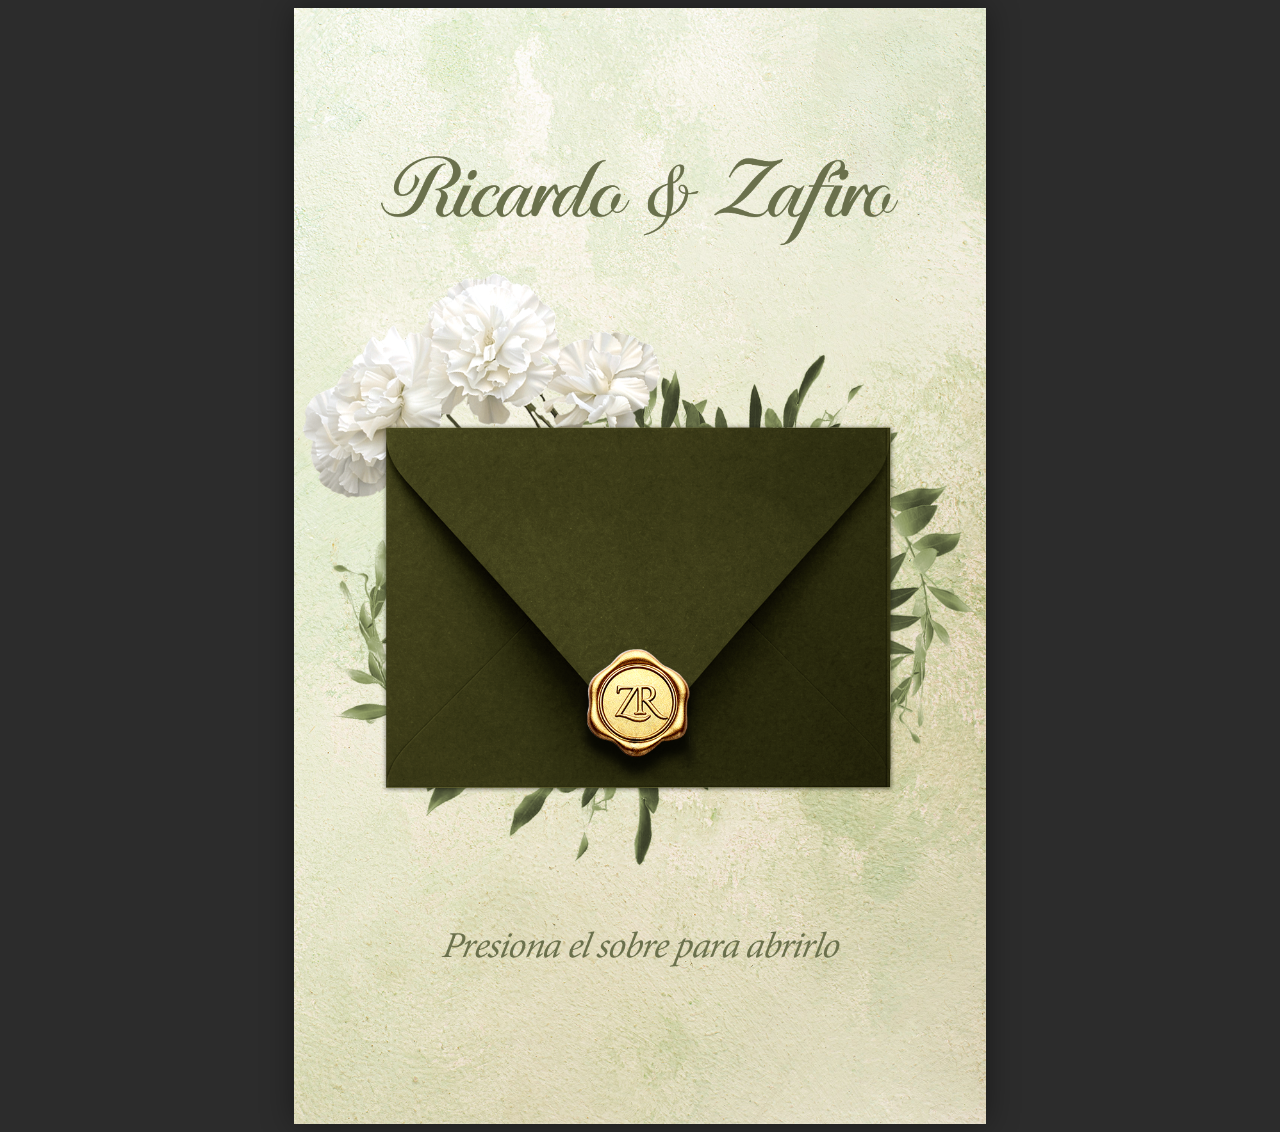
<file: index.html>
<!DOCTYPE html>
<html lang="es">
<head>
    <meta charset="UTF-8">
    <meta name="viewport" content="width=device-width, initial-scale=1.0">
    <meta name="robots" content="noindex, nofollow">
    <title>Ricardo & Zafiro | ¡Nos Casamos!</title>
    <link rel="preconnect" href="https://fonts.googleapis.com">
    <link rel="preconnect" href="https://fonts.gstatic.com" crossorigin>
    <link href="https://fonts.googleapis.com/css2?family=Montserrat:wght@300;400;600&display=swap" rel="stylesheet">
    <link rel="stylesheet" href="css/style_i.css">
</head>
<body class="regalos-body">

    <!-- Wrapper for the new page layout -->
    <main class="regalos-wrapper">
        
        <!-- 1. PHYSICAL IMAGE: This strictly defines the maximum height of the page -->
        <img src="assets/invitation_intro.webp" alt="Fondo Mesa de Regalos" class="regalos-bg-img">
        
        <!-- 2. ABSOLUTE OVERLAY: This sits perfectly on top of the physical image bounds -->
        <div class="regalos-content">

            <div class="regalos-buttons">
                <a href="/invitation_sm.html" target="_blank" class="store-btn-link" aria-label="Ver invitación">
                    <img src="assets/button_env.webp" alt="Botón de Invitacion" class="store-btn-img">
                </a>
            </div>
        </div>
    </main>
<script>
    // Disable right-click
    document.addEventListener('contextmenu', event => event.preventDefault());

    // Disable common developer tools keyboard shortcuts
    document.onkeydown = function(e) {
        if (
            e.key === "F12" || 
            (e.ctrlKey && e.shiftKey && e.key === "I") || 
            (e.ctrlKey && e.shiftKey && e.key === "J") || 
            (e.ctrlKey && e.key === "U")
        ) {
            e.preventDefault();
            return false;
        }
    };
</script>
</body>
</html>
</file>
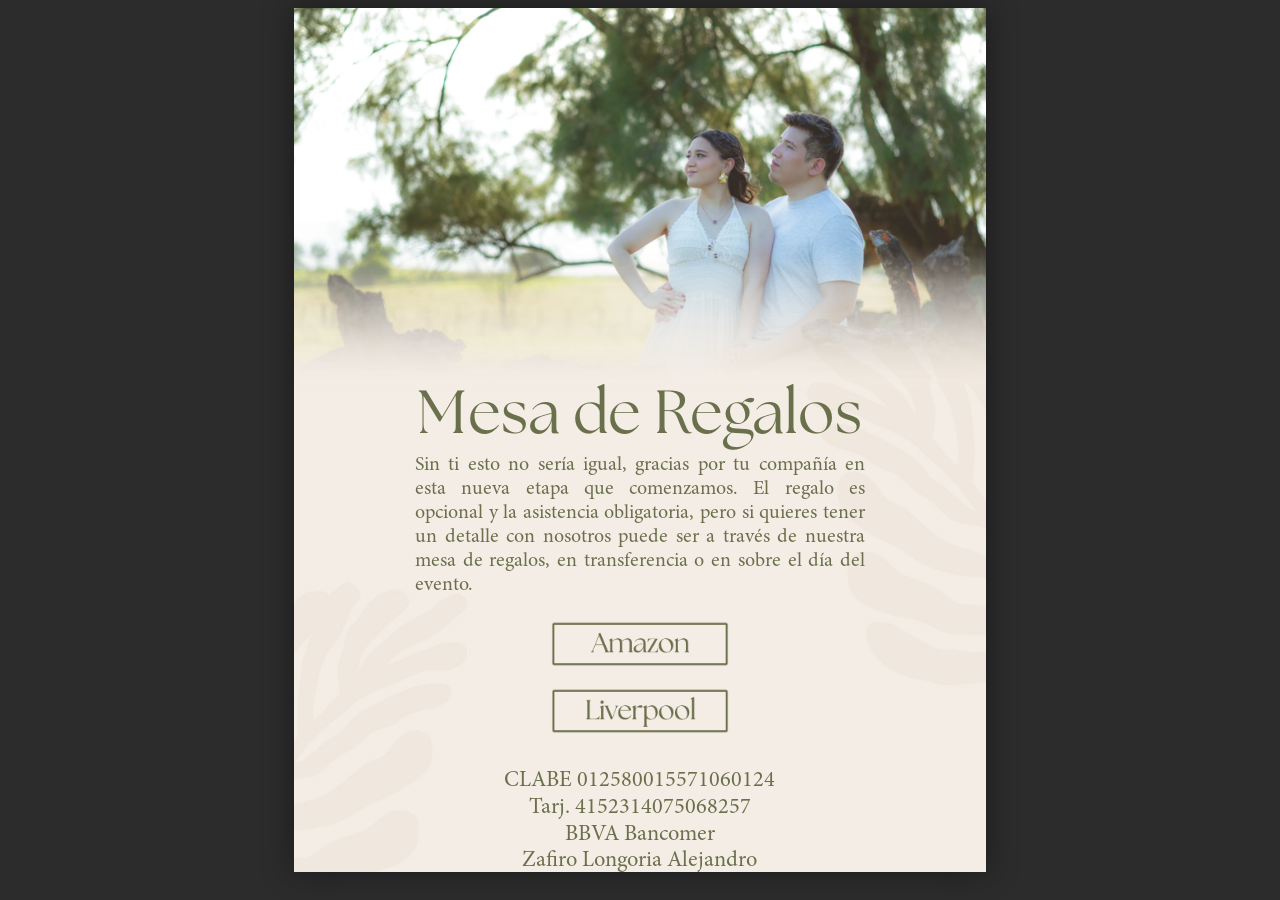
<file: mesa.html>
<!DOCTYPE html>
<html lang="es">
<head>
    <meta charset="UTF-8">
    <meta name="viewport" content="width=device-width, initial-scale=1.0">
    <meta name="robots" content="noindex, nofollow">
    <title>Mesa de Regalos | Ricardo & Zafiro</title>
    <link rel="preconnect" href="https://fonts.googleapis.com">
    <link rel="preconnect" href="https://fonts.gstatic.com" crossorigin>
    <link href="https://fonts.googleapis.com/css2?family=Montserrat:wght@300;400;600&display=swap" rel="stylesheet">
    <link rel="stylesheet" href="css/style_m.css">
</head>
<body class="regalos-body">

    <!-- Wrapper for the new page layout -->
    <main class="regalos-wrapper">
        
        <!-- 1. PHYSICAL IMAGE: This strictly defines the maximum height of the page -->
        <img src="assets/mesa.webp" alt="Fondo Mesa de Regalos" class="regalos-bg-img">
        
        <!-- 2. ABSOLUTE OVERLAY: This sits perfectly on top of the physical image bounds -->
        <div class="regalos-content">
            
            <h1 class="regalos-title">Mesa de Regalos</h1>
            
            <p class="regalos-text">
                Sin ti esto no sería igual, gracias por tu compañía en esta nueva etapa que comenzamos. El regalo es opcional y la asistencia obligatoria, pero si quieres tener un detalle con nosotros puede ser a través de nuestra mesa de regalos, en transferencia o en sobre el día del evento.
            </p>

            <div class="regalos-buttons">
                <!-- Replace href with your actual Amazon list link -->
                <a href="https://www.amazon.com.mx/wedding/share/ricardoyzafiro" target="_blank" class="store-btn-link" aria-label="Mesa de regalos en Amazon">
                    <img src="assets/amazon.webp" alt="Botón de Amazon" class="store-btn-img">
                </a>
                
                <!-- Replace href with your actual Liverpool list link -->
                <a href="https://mesaderegalos.liverpool.com.mx/milistaderegalos/52011844" target="_blank" class="store-btn-link" aria-label="Mesa de regalos en Liverpool">
                    <img src="assets/liverpool.webp" alt="Botón de Liverpool" class="store-btn-img">
                </a>
            </div>

            <div class="bank-details">
                <p>CLABE 012580015571060124</p>
                <p>Tarj. 4152314075068257</p>
                <p>BBVA Bancomer</p>
                <p>Zafiro Longoria Alejandro</p>
            </div>
            
        </div>
    </main>
<script>
    // Disable right-click
    document.addEventListener('contextmenu', event => event.preventDefault());

    // Disable common developer tools keyboard shortcuts
    document.onkeydown = function(e) {
        if (
            e.key === "F12" || 
            (e.ctrlKey && e.shiftKey && e.key === "I") || 
            (e.ctrlKey && e.shiftKey && e.key === "J") || 
            (e.ctrlKey && e.key === "U")
        ) {
            e.preventDefault();
            return false;
        }
    };
</script>
</body>
</html>
</file>
<file: css/style_i.css>
/* ========================================= */
/* --- 7. MESA DE REGALOS PAGE ------------- */
/* ========================================= */

@font-face {
    font-family: 'Seasons';
    src: url('../fonts/Theseasons-reg.otf') format('opentype');
    font-weight: normal;
    font-style: normal;
}
@font-face {
    font-family: 'WeddingRegular';
    src: url('../fonts/MinionPro-Regular.otf') format('opentype');
    font-weight: normal;
    font-style: normal;
}

@font-face {
    font-family: 'WeddingCursive';
    src: url('../fonts/Runethia.otf') format('opentype');
    font-weight: normal;
    font-style: normal;
}

:root {
    --color-bg-exterior: #2c2c2c;
    --color-bg-interior: #f9f9f9;
    --color-text-main: #000000;
    --color-accent: #6a704c;
    --color-light: #f8f8f8;
    --max-invitation-width: 18.29cm;
    --font-season: 'Seasons', normal;
    --font-serif: 'WeddingRegular', serif;
    --font-script: 'WeddingCursive', cursive;
}

/* Overrides the global body background for this specific page */
.regalos-body {
    background-color: var(--color-bg-exterior); 
    background-image: none;
}

.regalos-wrapper {
    position: relative; /* REQUIRED for the absolute overlay to work */
    width: 100%;
    max-width: clamp(320px, 100vw, var(--max-invitation-width)); 
    margin: 0 auto; 
    background-color: #f3efe9; 
    box-shadow: 0 0 30px rgba(0, 0, 0, 0.4); 
    display: block; 
    
    /* Removed min-height and background-image properties so the HTML image dictates height */
}

/* The new physical image that controls the page height */
.regalos-bg-img {
    width: 100%;
    height: auto;
    display: block;
}

.regalos-content {
    /* Locks the content precisely over the image */
    position: absolute;
    top: 0;
    left: 0;
    width: 100%;
    height: 100%;
    box-sizing: border-box;
    
    /* Padding-top pushes the title down past the couple's faces */
    padding: 60% 15% 48% 15%;
    
    text-align: center;
    color: var(--color-accent);
    display: flex;
    flex-direction: column;
    align-items: center;
}

.regalos-buttons {
    position: relative;
    display: flex;
    flex-direction: column;
    align-items: center;
    gap: clamp(10px, 1vw, 25px); 
    width: 100%;
    height: 100%;
}


.store-btn-img {
    position: absolute;
    top: 0;
    left: 0;
    display: inline-block;
    transition: transform 0.2s ease, opacity 0.2s ease;
    cursor: pointer;
    width: 100%;
    height: 100%;
    z-index: 10;
    background-color: transparent;
    border: none;
}


@media (max-width: 820px) {
    /* Slightly more padding on mobile to push past the taller crop */
    .regalos-content {
        padding: 55% 5% 0% 5%; 
    }

    .regalos-buttons {
        display: flex;
        flex-direction: column;
        align-items: center;
        gap: clamp(5px, 1vw, 25px); 
        margin-bottom: 12%;
        width: 100%;
    }

    .store-btn-link {
        width: clamp(40px, 25%, 260px); 
        display: inline-block;
        transition: transform 0.2s ease, opacity 0.2s ease;
        cursor: pointer;
    }

    .store-btn-link:hover {
        transform: scale(1.03);
        opacity: 0.9;
    }

    .store-btn-img {
        width: 100%;
        height: auto;
        display: block;
    }

    .bank-details {
        font-family: var(--font-serif);
        font-size: clamp(.5rem, 2.8vw, 1.4rem);
        line-height: 0.2;
        width: clamp(260px, 85%, 400px);
        margin-top: -9%;
    }
}
</file>
<file: css/style_m.css>
/* ========================================= */
/* --- 7. MESA DE REGALOS PAGE ------------- */
/* ========================================= */

@font-face {
    font-family: 'Seasons';
    src: url('../fonts/Theseasons-reg.otf') format('opentype');
    font-weight: normal;
    font-style: normal;
}
@font-face {
    font-family: 'WeddingRegular';
    src: url('../fonts/MinionPro-Regular.otf') format('opentype');
    font-weight: normal;
    font-style: normal;
}

@font-face {
    font-family: 'WeddingCursive';
    src: url('../fonts/Runethia.otf') format('opentype');
    font-weight: normal;
    font-style: normal;
}

:root {
    --color-bg-exterior: #2c2c2c;
    --color-bg-interior: #f9f9f9;
    --color-text-main: #000000;
    --color-accent: #6a704c;
    --color-light: #f8f8f8;
    --max-invitation-width: 18.29cm;
    --font-season: 'Seasons', normal;
    --font-serif: 'WeddingRegular', serif;
    --font-script: 'WeddingCursive', cursive;
}

/* Overrides the global body background for this specific page */
.regalos-body {
    background-color: var(--color-bg-exterior); 
    background-image: none;
}

.regalos-wrapper {
    position: relative; /* REQUIRED for the absolute overlay to work */
    width: 100%;
    max-width: clamp(320px, 100vw, var(--max-invitation-width)); 
    margin: 0 auto; 
    background-color: #f3efe9; 
    box-shadow: 0 0 30px rgba(0, 0, 0, 0.4); 
    display: block; 
    
    /* Removed min-height and background-image properties so the HTML image dictates height */
}

/* The new physical image that controls the page height */
.regalos-bg-img {
    width: 100%;
    height: auto;
    display: block;
}

.regalos-content {
    /* Locks the content precisely over the image */
    position: absolute;
    top: 0;
    left: 0;
    width: 100%;
    height: 100%;
    box-sizing: border-box;
    
    /* Padding-top pushes the title down past the couple's faces */
    padding: 48% 5% 0% 5%;
    
    text-align: center;
    color: var(--color-accent);
    display: flex;
    flex-direction: column;
    align-items: center;
}

.regalos-title {
    font-family: var(--font-season);
    font-size: clamp(2.5rem, 5vw, 3.8rem);
    font-weight: normal;
    margin-bottom: 5%;
}

.regalos-text {
    font-family: var(--font-serif);
    font-size: clamp(0.9rem, 3.5vw, 1.25rem);
    line-height: 1.2;
    margin-top: -4.5%;
    text-align: justify;
    width: clamp(260px, 90%, 450px); 
}

.regalos-buttons {
    display: flex;
    flex-direction: column;
    align-items: center;
    gap: clamp(10px, 1vw, 25px); 
    margin-bottom: 12%;
    width: 100%;
}

.store-btn-link {
    width: clamp(100px, 30%, 260px); 
    display: inline-block;
    transition: transform 0.2s ease, opacity 0.2s ease;
    cursor: pointer;
}

.store-btn-link:hover {
    transform: scale(1.03);
    opacity: 0.9;
}

.store-btn-img {
    width: 100%;
    height: auto;
    display: block;
}

.bank-details {
    font-family: var(--font-serif);
    font-size: clamp(1rem, 3.5vw, 1.4rem);
    line-height: 0.2; /* Kept your specific layout values */
    width: clamp(260px, 85%, 400px);
    margin-top: -9%;
}

@media (max-width: 820px) {
    /* Slightly more padding on mobile to push past the taller crop */
    .regalos-content {
        padding: 55% 5% 0% 5%; 
    }

    .regalos-title {
        font-family: var(--font-season);
        font-size: clamp(1.7rem, 5vw, 3.8rem);
        font-weight: normal;
        margin-top: -4.5%;
        margin-bottom: 6%;
    }

    .regalos-text {
        font-family: var(--font-serif);
        font-size: clamp(.5rem, 3vw, 1.25rem);
        line-height: 1.2;
        margin-top: -4.5%;
        text-align: justify;
        width: clamp(245px, 60%, 450px); 
    }

    .regalos-buttons {
        display: flex;
        flex-direction: column;
        align-items: center;
        gap: clamp(5px, 1vw, 25px); 
        margin-bottom: 12%;
        width: 100%;
    }

    .store-btn-link {
        width: clamp(40px, 25%, 260px); 
        display: inline-block;
        transition: transform 0.2s ease, opacity 0.2s ease;
        cursor: pointer;
    }

    .store-btn-link:hover {
        transform: scale(1.03);
        opacity: 0.9;
    }

    .store-btn-img {
        width: 100%;
        height: auto;
        display: block;
    }

    .bank-details {
        font-family: var(--font-serif);
        font-size: clamp(.5rem, 2.8vw, 1.4rem);
        line-height: 0.2;
        width: clamp(260px, 85%, 400px);
        margin-top: -9%;
    }
}
</file>
